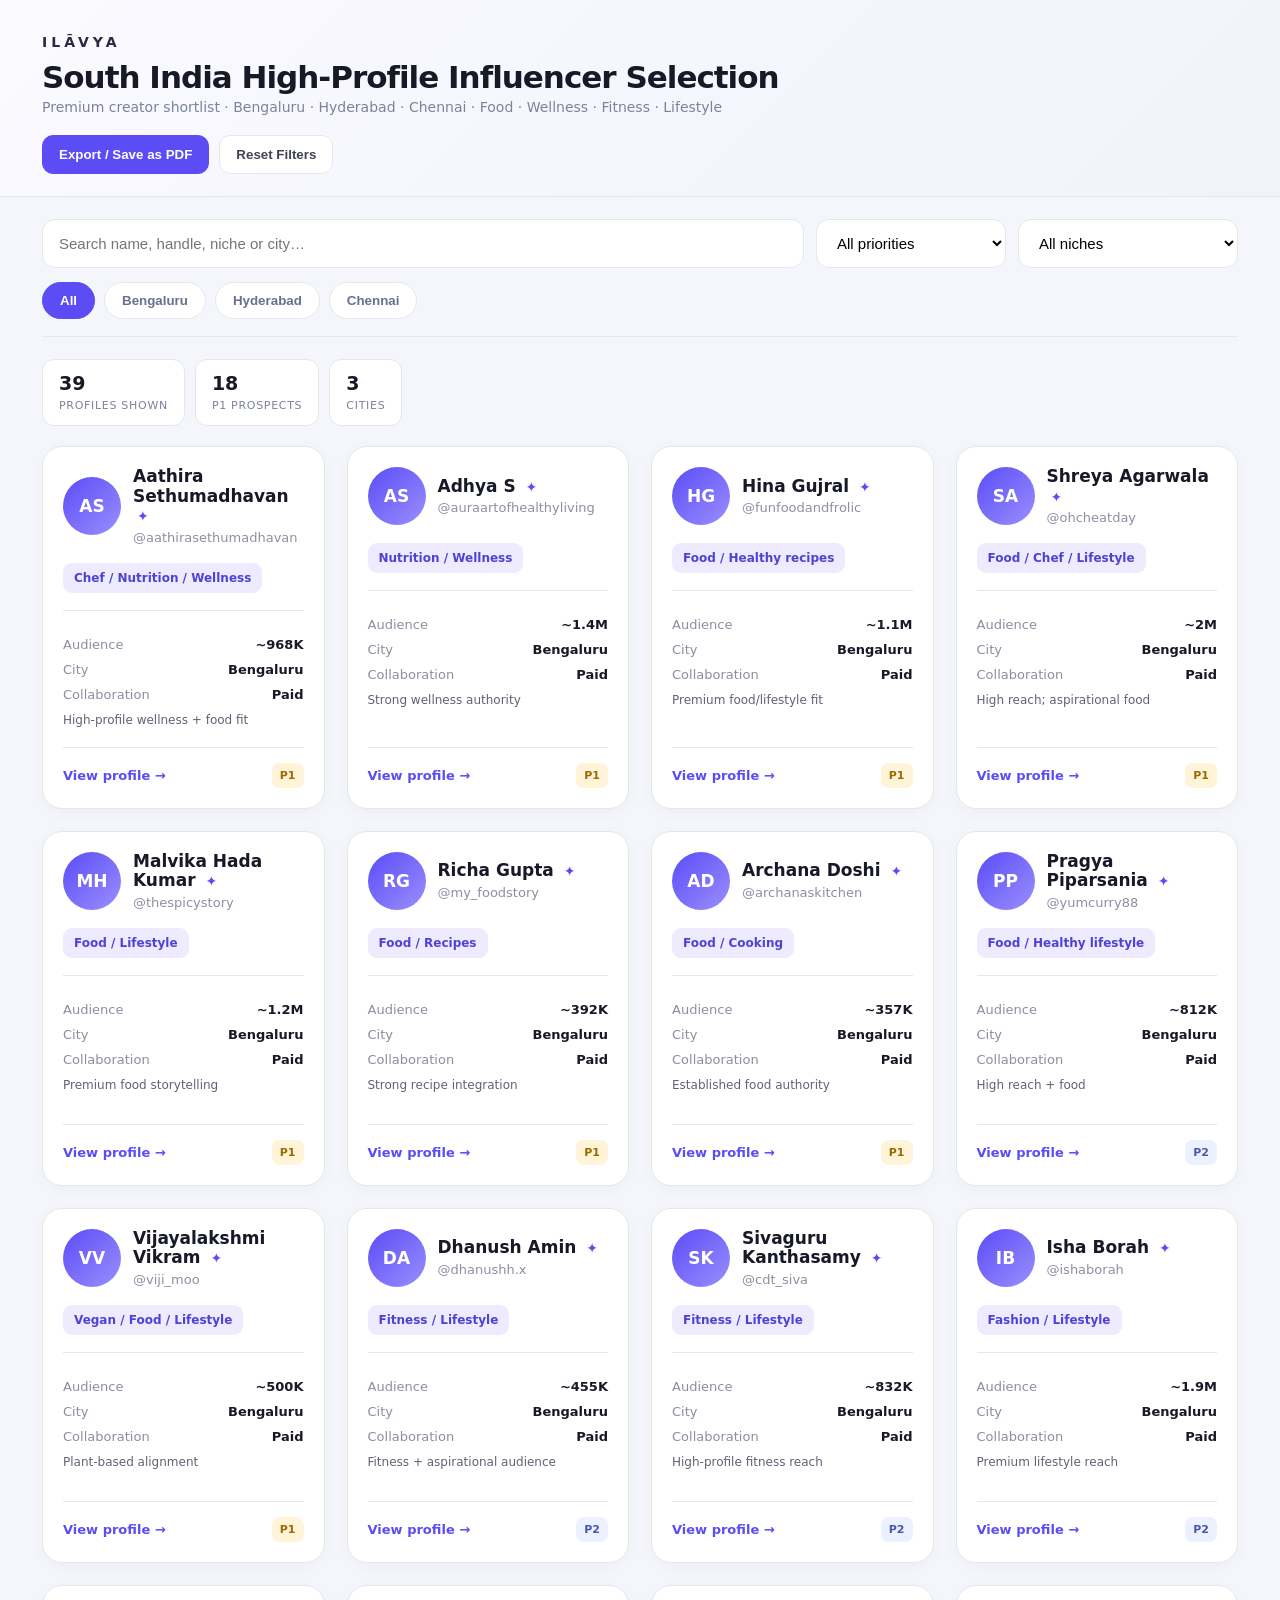
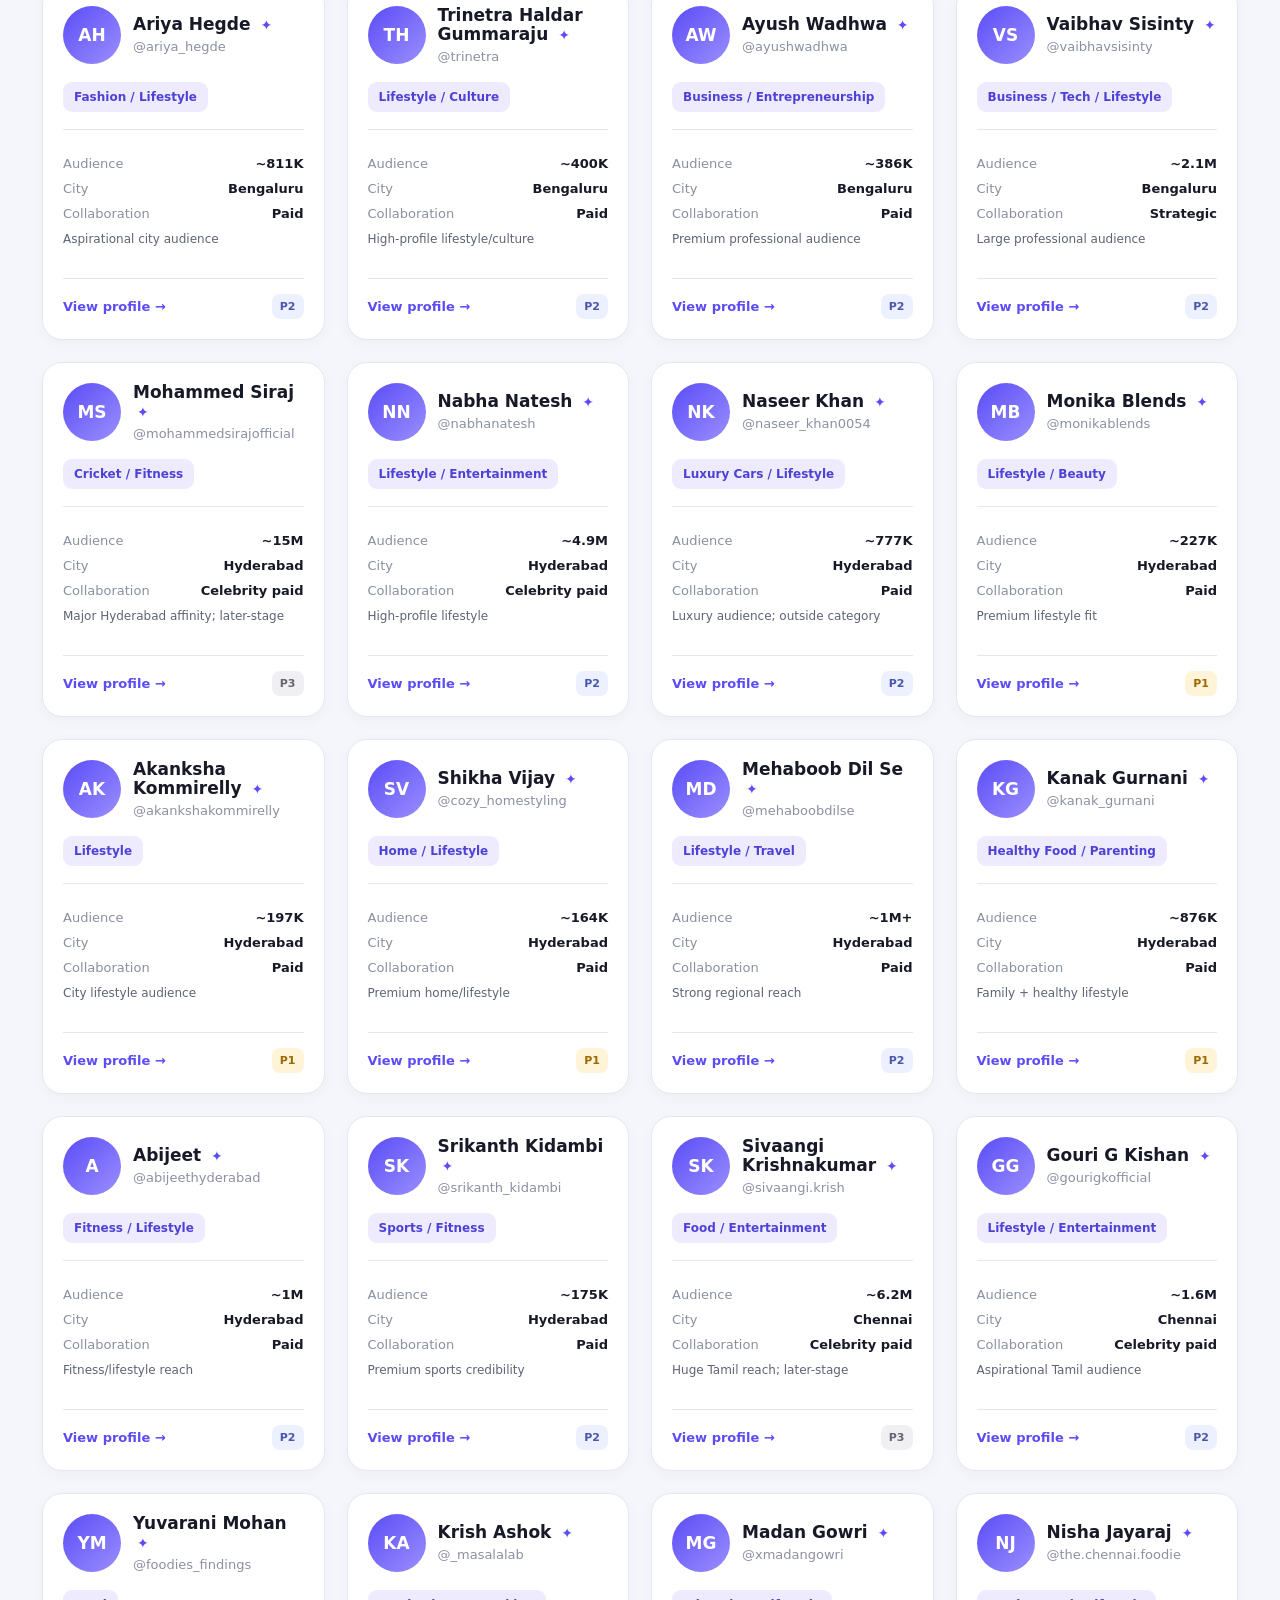
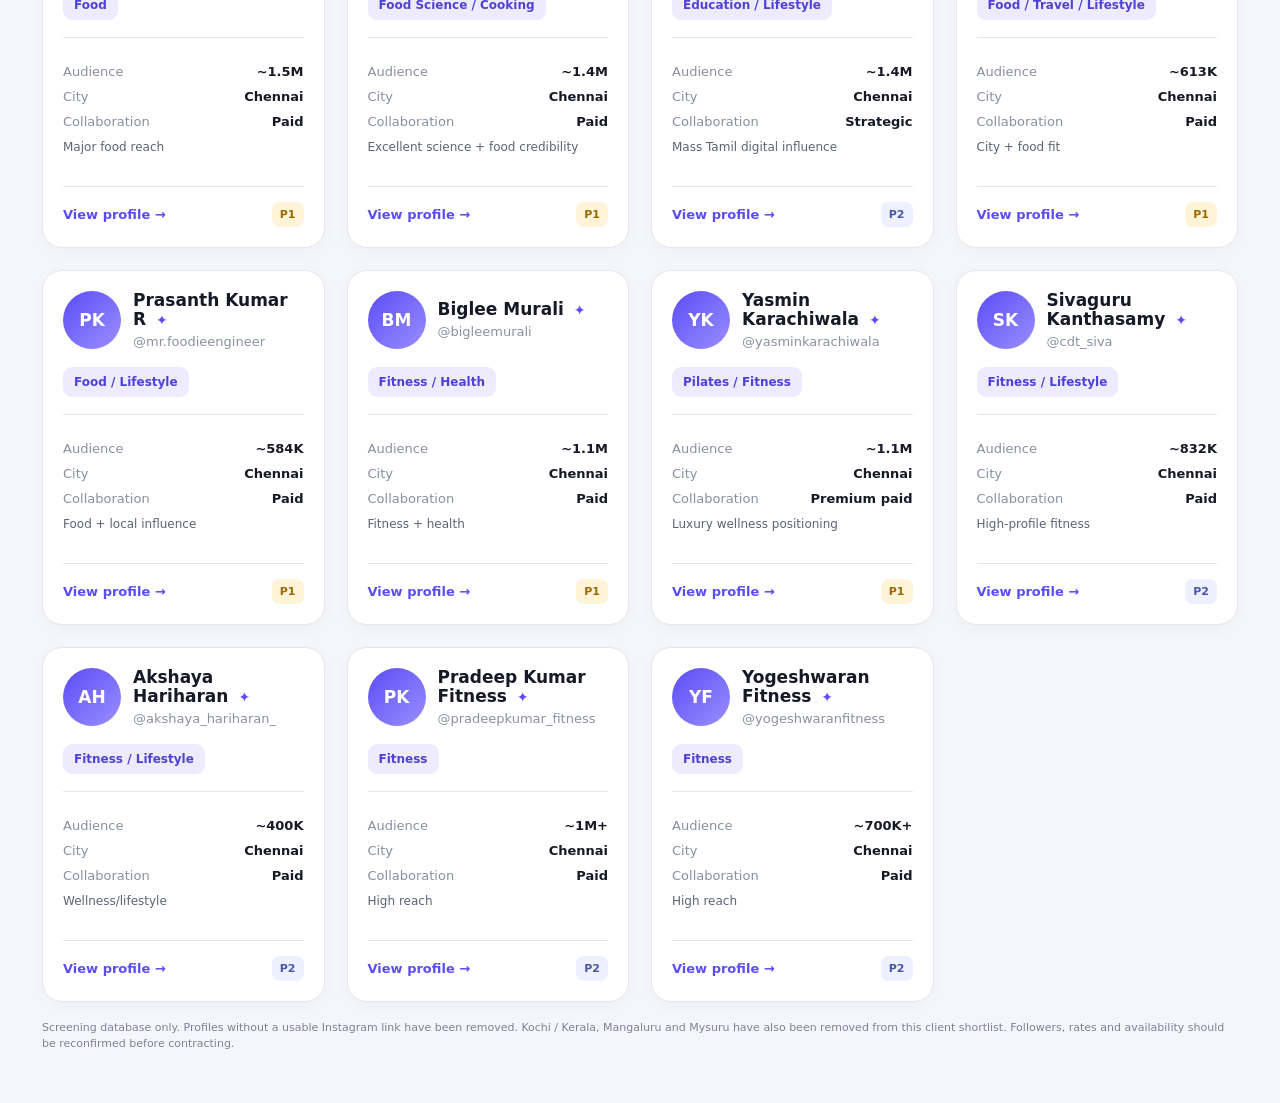
<file: influencer_list.html>
<!DOCTYPE html>
<html lang="en">
<head>
<meta charset="UTF-8">
<meta name="viewport" content="width=device-width, initial-scale=1.0">
<title>ILĀVYA — South India Influencer Selection</title>
<style>
:root {
  --bg:#f5f6fb; --card:#fff; --text:#171927; --muted:#7c8298; --line:#e5e7ef;
  --purple:#5b4cf6; --purple-soft:#eeebff; --green:#16a36a; --gold:#b78625;
}
*{box-sizing:border-box}
body{margin:0;background:var(--bg);font-family:Inter,ui-sans-serif,system-ui,-apple-system,"Segoe UI",sans-serif;color:var(--text)}
.top{padding:34px 42px 22px;background:linear-gradient(135deg,#fafaff,#f1f3fb);border-bottom:1px solid var(--line)}
.brand{font-size:14px;letter-spacing:4px;font-weight:800;color:#2a2940}
h1{margin:9px 0 4px;font-size:31px;letter-spacing:-1px}
.subtitle{color:var(--muted);font-size:14px}
.actions{display:flex;gap:10px;flex-wrap:wrap;margin-top:20px}
button,.btn{border:1px solid var(--line);background:#fff;color:#3f4355;border-radius:11px;padding:11px 16px;font-weight:700;cursor:pointer;text-decoration:none}
button.primary,.btn.primary{background:var(--purple);color:white;border-color:var(--purple)}
.container{padding:22px 42px 50px}
.toolbar{display:grid;grid-template-columns:minmax(280px,1fr) 190px 220px;gap:12px;margin-bottom:14px}
.search,.select{background:#fff;border:1px solid var(--line);border-radius:13px;padding:14px 16px;font-size:15px;outline:none}
.chips{display:flex;gap:9px;overflow:auto;padding-bottom:17px;border-bottom:1px solid var(--line);margin-bottom:22px}
.chip{white-space:nowrap;border:1px solid var(--line);background:white;padding:10px 17px;border-radius:999px;color:#68708a;font-weight:700;cursor:pointer}
.chip.active{background:var(--purple);color:#fff;border-color:var(--purple)}
.stats{display:flex;gap:10px;margin-bottom:20px;flex-wrap:wrap}
.stat{background:#fff;border:1px solid var(--line);border-radius:12px;padding:12px 16px}
.stat b{display:block;font-size:19px}
.stat span{font-size:11px;color:var(--muted);text-transform:uppercase;letter-spacing:.7px}
.grid{display:grid;grid-template-columns:repeat(4,minmax(0,1fr));gap:22px}
.card{background:var(--card);border:1px solid var(--line);border-radius:20px;padding:20px;min-height:355px;display:flex;flex-direction:column;box-shadow:0 4px 16px rgba(33,38,75,.03)}
.profile{display:flex;align-items:center;gap:12px}
.avatar{width:58px;height:58px;border-radius:50%;display:grid;place-items:center;color:#fff;font-weight:800;font-size:17px;background:linear-gradient(135deg,#5b4cf6,#9a8fff);flex:0 0 auto}
.name{font-size:17px;font-weight:800;line-height:1.15}
.handle{color:#8b90a2;font-size:13px;margin-top:4px}
.verified{color:var(--purple);font-size:14px;margin-left:4px}
.tag{display:inline-block;background:var(--purple-soft);color:#4e42d6;font-size:12px;font-weight:800;padding:8px 11px;border-radius:9px;margin-top:18px}
.meta{margin-top:17px;padding-top:16px;border-top:1px solid var(--line)}
.row{display:flex;justify-content:space-between;gap:12px;margin:10px 0;font-size:13px}
.row .label{color:#8a8fa1}
.row .value{font-weight:700;text-align:right}
.fit{margin-top:10px;color:#5e6375;font-size:12px;line-height:1.45;min-height:35px}
.footer{margin-top:auto;padding-top:15px;display:flex;justify-content:space-between;align-items:center;border-top:1px solid var(--line)}
.open{color:var(--purple);font-weight:800;text-decoration:none;font-size:13px}
.priority{font-size:11px;font-weight:900;border-radius:8px;padding:6px 8px;background:#f4f4f6;color:#555}
.p1{background:#fff3d8;color:#9a6900} .p2{background:#edf1ff;color:#4a57a8} .p3{background:#f0f0f2;color:#646773}
.empty{padding:50px;text-align:center;color:var(--muted);grid-column:1/-1;background:#fff;border:1px dashed var(--line);border-radius:18px}
.note{font-size:11px;color:var(--muted);margin-top:18px;line-height:1.5}
@media(max-width:1200px){.grid{grid-template-columns:repeat(3,minmax(0,1fr))}}
@media(max-width:850px){.top,.container{padding-left:20px;padding-right:20px}.grid{grid-template-columns:repeat(2,minmax(0,1fr))}.toolbar{grid-template-columns:1fr}}
@media(max-width:560px){.grid{grid-template-columns:1fr}}
@media print {
  @page{size:A4 landscape;margin:10mm}
  body{background:#fff}
  .top{padding:15px 0;border:0;background:#fff}
  .container{padding:0}
  .actions,.toolbar,.chips,.stats,.note{display:none!important}
  .grid{grid-template-columns:repeat(3,1fr);gap:10px}
  .card{box-shadow:none;border-radius:8px;min-height:270px;padding:12px;break-inside:avoid}
  .avatar{width:40px;height:40px;font-size:12px}
  .name{font-size:12px} .handle{font-size:9px} .tag{font-size:9px;padding:5px 7px;margin-top:10px}
  .row{font-size:9px;margin:5px 0} .fit{font-size:8px;min-height:24px}
  .open{font-size:9px} .priority{font-size:8px;padding:4px 6px}
  h1{font-size:22px}
  .subtitle{font-size:10px}
}
</style>
</head>
<body>
<header class="top">
  <div class="brand">ILĀVYA</div>
  <h1>South India High-Profile Influencer Selection</h1>
  <div class="subtitle">Premium creator shortlist · Bengaluru · Hyderabad · Chennai · Food · Wellness · Fitness · Lifestyle</div>
  <div class="actions">
    <button class="primary" onclick="window.print()">Export / Save as PDF</button>
    <button onclick="clearFilters()">Reset Filters</button>
  </div>
</header>

<main class="container">
  <div class="toolbar">
    <input id="search" class="search" placeholder="Search name, handle, niche or city…" oninput="render()">
    <select id="priority" class="select" onchange="render()">
      <option value="all">All priorities</option>
      <option value="P1">P1 — Immediate</option>
      <option value="P2">P2 — High value</option>
      <option value="P3">P3 — Strategic celebrity</option>
    </select>
    <select id="niche" class="select" onchange="render()">
      <option value="all">All niches</option>
    </select>
  </div>

  <div class="chips" id="chips"></div>
  <div class="stats" id="stats"></div>
  <section class="grid" id="grid"></section>
  <div class="note">Screening database only. Profiles without a usable Instagram link have been removed. Kochi / Kerala, Mangaluru and Mysuru have also been removed from this client shortlist. Followers, rates and availability should be reconfirmed before contracting.</div>
</main>

<script>
const DATA = [{"city": "Bengaluru", "name": "Aathira Sethumadhavan", "handle": "@aathirasethumadhavan", "niche": "Chef / Nutrition / Wellness", "followers": "~968K", "priority": "P1", "type": "Paid", "fit": "High-profile wellness + food fit", "deal": "Paid Reel + 3 Stories + usage rights", "barter": "Low / unlikely", "url": "https://www.instagram.com/aathirasethumadhavan/", "initials": "AS"}, {"city": "Bengaluru", "name": "Adhya S", "handle": "@auraartofhealthyliving", "niche": "Nutrition / Wellness", "followers": "~1.4M", "priority": "P1", "type": "Paid", "fit": "Strong wellness authority", "deal": "Paid Reel + 3 Stories + usage rights", "barter": "Low / unlikely", "url": "https://www.instagram.com/auraartofhealthyliving/", "initials": "AS"}, {"city": "Bengaluru", "name": "Hina Gujral", "handle": "@funfoodandfrolic", "niche": "Food / Healthy recipes", "followers": "~1.1M", "priority": "P1", "type": "Paid", "fit": "Premium food/lifestyle fit", "deal": "Paid Reel + 3 Stories + usage rights", "barter": "Low / unlikely", "url": "https://www.instagram.com/funfoodandfrolic/", "initials": "HG"}, {"city": "Bengaluru", "name": "Shreya Agarwala", "handle": "@ohcheatday", "niche": "Food / Chef / Lifestyle", "followers": "~2M", "priority": "P1", "type": "Paid", "fit": "High reach; aspirational food", "deal": "Paid Reel + 3 Stories + usage rights", "barter": "Low / unlikely", "url": "https://www.instagram.com/ohcheatday/", "initials": "SA"}, {"city": "Bengaluru", "name": "Malvika Hada Kumar", "handle": "@thespicystory", "niche": "Food / Lifestyle", "followers": "~1.2M", "priority": "P1", "type": "Paid", "fit": "Premium food storytelling", "deal": "Paid Reel + 3 Stories + usage rights", "barter": "Low / unlikely", "url": "https://www.instagram.com/thespicystory/", "initials": "MH"}, {"city": "Bengaluru", "name": "Richa Gupta", "handle": "@my_foodstory", "niche": "Food / Recipes", "followers": "~392K", "priority": "P1", "type": "Paid", "fit": "Strong recipe integration", "deal": "Paid Reel + 3 Stories + usage rights", "barter": "Low / unlikely", "url": "https://www.instagram.com/my_foodstory/", "initials": "RG"}, {"city": "Bengaluru", "name": "Archana Doshi", "handle": "@archanaskitchen", "niche": "Food / Cooking", "followers": "~357K", "priority": "P1", "type": "Paid", "fit": "Established food authority", "deal": "Paid Reel + 3 Stories + usage rights", "barter": "Low / unlikely", "url": "https://www.instagram.com/archanaskitchen/", "initials": "AD"}, {"city": "Bengaluru", "name": "Pragya Piparsania", "handle": "@yumcurry88", "niche": "Food / Healthy lifestyle", "followers": "~812K", "priority": "P2", "type": "Paid", "fit": "High reach + food", "deal": "Paid Reel + 3 Stories + usage rights", "barter": "Low / unlikely", "url": "https://www.instagram.com/yumcurry88/", "initials": "PP"}, {"city": "Bengaluru", "name": "Vijayalakshmi Vikram", "handle": "@viji_moo", "niche": "Vegan / Food / Lifestyle", "followers": "~500K", "priority": "P1", "type": "Paid", "fit": "Plant-based alignment", "deal": "Paid Reel + 3 Stories + usage rights", "barter": "Low / unlikely", "url": "https://www.instagram.com/viji_moo/", "initials": "VV"}, {"city": "Bengaluru", "name": "Dhanush Amin", "handle": "@dhanushh.x", "niche": "Fitness / Lifestyle", "followers": "~455K", "priority": "P2", "type": "Paid", "fit": "Fitness + aspirational audience", "deal": "Paid Reel + 3 Stories + usage rights", "barter": "Low / unlikely", "url": "https://www.instagram.com/dhanushh.x/", "initials": "DA"}, {"city": "Bengaluru", "name": "Sivaguru Kanthasamy", "handle": "@cdt_siva", "niche": "Fitness / Lifestyle", "followers": "~832K", "priority": "P2", "type": "Paid", "fit": "High-profile fitness reach", "deal": "Paid Reel + 3 Stories + usage rights", "barter": "Low / unlikely", "url": "https://www.instagram.com/cdt_siva/", "initials": "SK"}, {"city": "Bengaluru", "name": "Isha Borah", "handle": "@ishaborah", "niche": "Fashion / Lifestyle", "followers": "~1.9M", "priority": "P2", "type": "Paid", "fit": "Premium lifestyle reach", "deal": "Paid Reel + 3 Stories + usage rights", "barter": "Low / unlikely", "url": "https://www.instagram.com/ishaborah/", "initials": "IB"}, {"city": "Bengaluru", "name": "Ariya Hegde", "handle": "@ariya_hegde", "niche": "Fashion / Lifestyle", "followers": "~811K", "priority": "P2", "type": "Paid", "fit": "Aspirational city audience", "deal": "Paid Reel + 3 Stories + usage rights", "barter": "Low / unlikely", "url": "https://www.instagram.com/ariya_hegde/", "initials": "AH"}, {"city": "Bengaluru", "name": "Trinetra Haldar Gummaraju", "handle": "@trinetra", "niche": "Lifestyle / Culture", "followers": "~400K", "priority": "P2", "type": "Paid", "fit": "High-profile lifestyle/culture", "deal": "Paid Reel + 3 Stories + usage rights", "barter": "Low / unlikely", "url": "https://www.instagram.com/trinetra/", "initials": "TH"}, {"city": "Bengaluru", "name": "Ayush Wadhwa", "handle": "@ayushwadhwa", "niche": "Business / Entrepreneurship", "followers": "~386K", "priority": "P2", "type": "Paid", "fit": "Premium professional audience", "deal": "Paid Reel + 3 Stories + usage rights", "barter": "Low / unlikely", "url": "https://www.instagram.com/ayushwadhwa/", "initials": "AW"}, {"city": "Bengaluru", "name": "Vaibhav Sisinty", "handle": "@vaibhavsisinty", "niche": "Business / Tech / Lifestyle", "followers": "~2.1M", "priority": "P2", "type": "Strategic", "fit": "Large professional audience", "deal": "Paid/strategic collaboration", "barter": "Low / unlikely", "url": "https://www.instagram.com/vaibhavsisinty/", "initials": "VS"}, {"city": "Hyderabad", "name": "Mohammed Siraj", "handle": "@mohammedsirajofficial", "niche": "Cricket / Fitness", "followers": "~15M", "priority": "P3", "type": "Celebrity paid", "fit": "Major Hyderabad affinity; later-stage", "deal": "Negotiated celebrity campaign; no barter assumption", "barter": "Low / unlikely", "url": "https://www.instagram.com/mohammedsirajofficial/", "initials": "MS"}, {"city": "Hyderabad", "name": "Nabha Natesh", "handle": "@nabhanatesh", "niche": "Lifestyle / Entertainment", "followers": "~4.9M", "priority": "P2", "type": "Celebrity paid", "fit": "High-profile lifestyle", "deal": "Negotiated celebrity campaign; no barter assumption", "barter": "Low / unlikely", "url": "https://www.instagram.com/nabhanatesh/", "initials": "NN"}, {"city": "Hyderabad", "name": "Naseer Khan", "handle": "@naseer_khan0054", "niche": "Luxury Cars / Lifestyle", "followers": "~777K", "priority": "P2", "type": "Paid", "fit": "Luxury audience; outside category", "deal": "Paid Reel + 3 Stories + usage rights", "barter": "Low / unlikely", "url": "https://www.instagram.com/naseer_khan0054/", "initials": "NK"}, {"city": "Hyderabad", "name": "Monika Blends", "handle": "@monikablends", "niche": "Lifestyle / Beauty", "followers": "~227K", "priority": "P1", "type": "Paid", "fit": "Premium lifestyle fit", "deal": "Paid Reel + 3 Stories + usage rights", "barter": "Low / unlikely", "url": "https://www.instagram.com/monikablends/", "initials": "MB"}, {"city": "Hyderabad", "name": "Akanksha Kommirelly", "handle": "@akankshakommirelly", "niche": "Lifestyle", "followers": "~197K", "priority": "P1", "type": "Paid", "fit": "City lifestyle audience", "deal": "Paid Reel + 3 Stories + usage rights", "barter": "Low / unlikely", "url": "https://www.instagram.com/akankshakommirelly/", "initials": "AK"}, {"city": "Hyderabad", "name": "Shikha Vijay", "handle": "@cozy_homestyling", "niche": "Home / Lifestyle", "followers": "~164K", "priority": "P1", "type": "Paid", "fit": "Premium home/lifestyle", "deal": "Paid Reel + 3 Stories + usage rights", "barter": "Low / unlikely", "url": "https://www.instagram.com/cozy_homestyling/", "initials": "SV"}, {"city": "Hyderabad", "name": "Mehaboob Dil Se", "handle": "@mehaboobdilse", "niche": "Lifestyle / Travel", "followers": "~1M+", "priority": "P2", "type": "Paid", "fit": "Strong regional reach", "deal": "Paid Reel + 3 Stories + usage rights", "barter": "Low / unlikely", "url": "https://www.instagram.com/mehaboobdilse/", "initials": "MD"}, {"city": "Hyderabad", "name": "Kanak Gurnani", "handle": "@kanak_gurnani", "niche": "Healthy Food / Parenting", "followers": "~876K", "priority": "P1", "type": "Paid", "fit": "Family + healthy lifestyle", "deal": "Paid Reel + 3 Stories + usage rights", "barter": "Low / unlikely", "url": "https://www.instagram.com/kanak_gurnani/", "initials": "KG"}, {"city": "Hyderabad", "name": "Abijeet", "handle": "@abijeethyderabad", "niche": "Fitness / Lifestyle", "followers": "~1M", "priority": "P2", "type": "Paid", "fit": "Fitness/lifestyle reach", "deal": "Paid Reel + 3 Stories + usage rights", "barter": "Low / unlikely", "url": "https://www.instagram.com/abijeethyderabad/", "initials": "A"}, {"city": "Hyderabad", "name": "Srikanth Kidambi", "handle": "@srikanth_kidambi", "niche": "Sports / Fitness", "followers": "~175K", "priority": "P2", "type": "Paid", "fit": "Premium sports credibility", "deal": "Paid Reel + 3 Stories + usage rights", "barter": "Low / unlikely", "url": "https://www.instagram.com/srikanth_kidambi/", "initials": "SK"}, {"city": "Chennai", "name": "Sivaangi Krishnakumar", "handle": "@sivaangi.krish", "niche": "Food / Entertainment", "followers": "~6.2M", "priority": "P3", "type": "Celebrity paid", "fit": "Huge Tamil reach; later-stage", "deal": "Negotiated celebrity campaign; no barter assumption", "barter": "Low / unlikely", "url": "https://www.instagram.com/sivaangi.krish/", "initials": "SK"}, {"city": "Chennai", "name": "Gouri G Kishan", "handle": "@gourigkofficial", "niche": "Lifestyle / Entertainment", "followers": "~1.6M", "priority": "P2", "type": "Celebrity paid", "fit": "Aspirational Tamil audience", "deal": "Negotiated celebrity campaign; no barter assumption", "barter": "Low / unlikely", "url": "https://www.instagram.com/gourigkofficial/", "initials": "GG"}, {"city": "Chennai", "name": "Yuvarani Mohan", "handle": "@foodies_findings", "niche": "Food", "followers": "~1.5M", "priority": "P1", "type": "Paid", "fit": "Major food reach", "deal": "Paid Reel + 3 Stories + usage rights", "barter": "Low / unlikely", "url": "https://www.instagram.com/foodies_findings/", "initials": "YM"}, {"city": "Chennai", "name": "Krish Ashok", "handle": "@_masalalab", "niche": "Food Science / Cooking", "followers": "~1.4M", "priority": "P1", "type": "Paid", "fit": "Excellent science + food credibility", "deal": "Paid Reel + 3 Stories + usage rights", "barter": "Low / unlikely", "url": "https://www.instagram.com/_masalalab/", "initials": "KA"}, {"city": "Chennai", "name": "Madan Gowri", "handle": "@xmadangowri", "niche": "Education / Lifestyle", "followers": "~1.4M", "priority": "P2", "type": "Strategic", "fit": "Mass Tamil digital influence", "deal": "Paid/strategic collaboration", "barter": "Low / unlikely", "url": "https://www.instagram.com/xmadangowri/", "initials": "MG"}, {"city": "Chennai", "name": "Nisha Jayaraj", "handle": "@the.chennai.foodie", "niche": "Food / Travel / Lifestyle", "followers": "~613K", "priority": "P1", "type": "Paid", "fit": "City + food fit", "deal": "Paid Reel + 3 Stories + usage rights", "barter": "Low / unlikely", "url": "https://www.instagram.com/the.chennai.foodie/", "initials": "NJ"}, {"city": "Chennai", "name": "Prasanth Kumar R", "handle": "@mr.foodieengineer", "niche": "Food / Lifestyle", "followers": "~584K", "priority": "P1", "type": "Paid", "fit": "Food + local influence", "deal": "Paid Reel + 3 Stories + usage rights", "barter": "Low / unlikely", "url": "https://www.instagram.com/mr.foodieengineer/", "initials": "PK"}, {"city": "Chennai", "name": "Biglee Murali", "handle": "@bigleemurali", "niche": "Fitness / Health", "followers": "~1.1M", "priority": "P1", "type": "Paid", "fit": "Fitness + health", "deal": "Paid Reel + 3 Stories + usage rights", "barter": "Low / unlikely", "url": "https://www.instagram.com/bigleemurali/", "initials": "BM"}, {"city": "Chennai", "name": "Yasmin Karachiwala", "handle": "@yasminkarachiwala", "niche": "Pilates / Fitness", "followers": "~1.1M", "priority": "P1", "type": "Premium paid", "fit": "Luxury wellness positioning", "deal": "Paid Reel + Stories + usage rights", "barter": "Low / unlikely", "url": "https://www.instagram.com/yasminkarachiwala/", "initials": "YK"}, {"city": "Chennai", "name": "Sivaguru Kanthasamy", "handle": "@cdt_siva", "niche": "Fitness / Lifestyle", "followers": "~832K", "priority": "P2", "type": "Paid", "fit": "High-profile fitness", "deal": "Paid Reel + 3 Stories + usage rights", "barter": "Low / unlikely", "url": "https://www.instagram.com/cdt_siva/", "initials": "SK"}, {"city": "Chennai", "name": "Akshaya Hariharan", "handle": "@akshaya_hariharan_", "niche": "Fitness / Lifestyle", "followers": "~400K", "priority": "P2", "type": "Paid", "fit": "Wellness/lifestyle", "deal": "Paid Reel + 3 Stories + usage rights", "barter": "Low / unlikely", "url": "https://www.instagram.com/akshaya_hariharan_/", "initials": "AH"}, {"city": "Chennai", "name": "Pradeep Kumar Fitness", "handle": "@pradeepkumar_fitness", "niche": "Fitness", "followers": "~1M+", "priority": "P2", "type": "Paid", "fit": "High reach", "deal": "Paid Reel + 3 Stories + usage rights", "barter": "Low / unlikely", "url": "https://www.instagram.com/pradeepkumar_fitness/", "initials": "PK"}, {"city": "Chennai", "name": "Yogeshwaran Fitness", "handle": "@yogeshwaranfitness", "niche": "Fitness", "followers": "~700K+", "priority": "P2", "type": "Paid", "fit": "High reach", "deal": "Paid Reel + 3 Stories + usage rights", "barter": "Low / unlikely", "url": "https://www.instagram.com/yogeshwaranfitness/", "initials": "YF"}];
let city = "All";

function esc(s) {
  return String(s).replace(/[&<>"']/g, m => ({'&':'&amp;','<':'&lt;','>':'&gt;','"':'&quot;',"'":'&#039;'}[m]));
}
function priorityClass(p) { return p === "P1" ? "p1" : p === "P2" ? "p2" : "p3"; }

function setupChips() {
  const cities = ["All", ...new Set(DATA.map(x=>x.city))];
  document.getElementById("chips").innerHTML = cities.map(c =>
    `<button class="chip ${c===city?'active':''}" onclick="setCity('${esc(c)}')">${esc(c)}</button>`
  ).join("");

  const nicheSelect = document.getElementById("niche");
  const currentNiche = nicheSelect.value || "all";
  const niches = ["all", ...new Set(DATA.map(x=>x.niche).filter(Boolean))];
  nicheSelect.innerHTML = niches.map(n =>
    `<option value="${esc(n)}">${n==="all" ? "All niches" : esc(n)}</option>`
  ).join("");
  if (niches.includes(currentNiche)) nicheSelect.value = currentNiche;
}
function setCity(c) { city=c; setupChips(); render(); }

function render() {
  const q = document.getElementById("search").value.toLowerCase().trim();
  const p = document.getElementById("priority").value;
  const n = document.getElementById("niche").value;
  const filtered = DATA.filter(x => {
    const text = [x.name,x.handle,x.niche,x.city,x.type,x.fit].join(" ").toLowerCase();
    return (city==="All" || x.city===city)
      && (p==="all" || x.priority===p)
      && (n==="all" || x.niche===n)
      && (!q || text.includes(q));
  });
  const p1 = filtered.filter(x=>x.priority==="P1").length;
  document.getElementById("stats").innerHTML =
    `<div class="stat"><b>${filtered.length}</b><span>Profiles shown</span></div>
     <div class="stat"><b>${p1}</b><span>P1 prospects</span></div>
     <div class="stat"><b>${new Set(filtered.map(x=>x.city)).size}</b><span>Cities</span></div>`;
  const grid = document.getElementById("grid");
  if (!filtered.length) { grid.innerHTML='<div class="empty">No profiles match your filters.</div>'; return; }
  grid.innerHTML = filtered.map(x => `
    <article class="card">
      <div class="profile">
        <div class="avatar">${esc(x.initials)}</div>
        <div>
          <div class="name">${esc(x.name)} <span class="verified">✦</span></div>
          <div class="handle">${esc(x.handle)}</div>
        </div>
      </div>
      <div><span class="tag">${esc(x.niche)}</span></div>
      <div class="meta">
        <div class="row"><span class="label">Audience</span><span class="value">${esc(x.followers)}</span></div>
        <div class="row"><span class="label">City</span><span class="value">${esc(x.city)}</span></div>
        <div class="row"><span class="label">Collaboration</span><span class="value">${esc(x.type)}</span></div>
        <div class="fit">${esc(x.fit)}</div>
      </div>
      <div class="footer">
        ${x.url ? `<a class="open" href="${x.url}" target="_blank" rel="noopener">View profile →</a>` : '<span class="open">Profile link unavailable</span>'}
        <span class="priority ${priorityClass(x.priority)}">${esc(x.priority)}</span>
      </div>
    </article>
  `).join("");
}
function clearFilters() {
  document.getElementById("search").value="";
  document.getElementById("priority").value="all";
  document.getElementById("niche").value="all";
  city="All"; setupChips(); render();
}
setupChips(); render();
</script>
</body>
</html>
</file>
